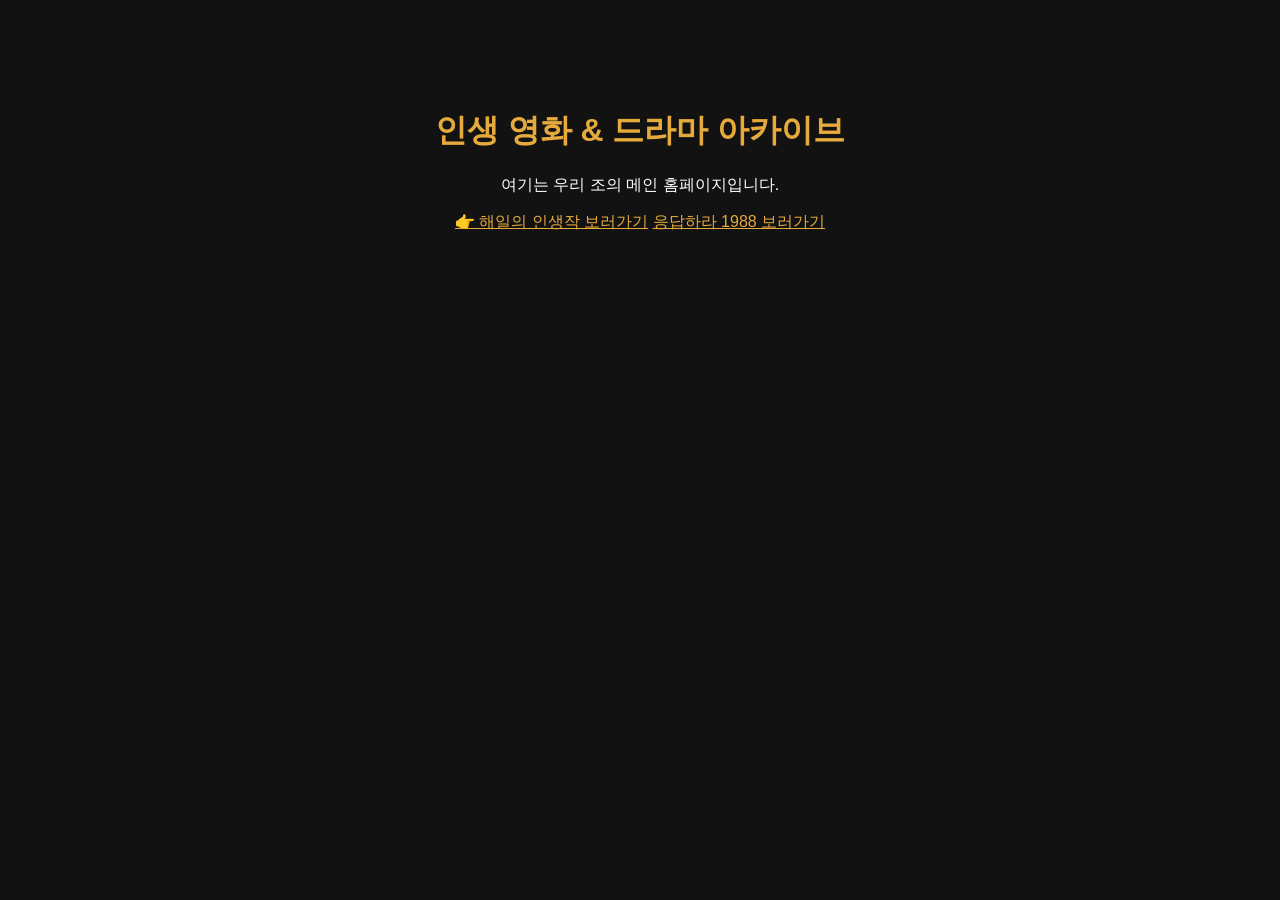
<file: index.html>
<!DOCTYPE html>
<html lang="ko">
<head>
    <meta charset="UTF-8">
    <title>우리 조 영화 아카이브</title>
    <link rel="stylesheet" href="css/style.css">
</head>
<body>
    <h1>인생 영화 & 드라마 아카이브</h1>
    <p>여기는 우리 조의 메인 홈페이지입니다.</p>
    <a href="Sun-overview.html" style="color: #e5a93c;">👉 해일의 인생작 보러가기</a>
    
    <a href="pages/reply-1988.html" style="color: #e5a93c;">응답하라 1988 보러가기</a>                                                             
</body>
</html>
</file>
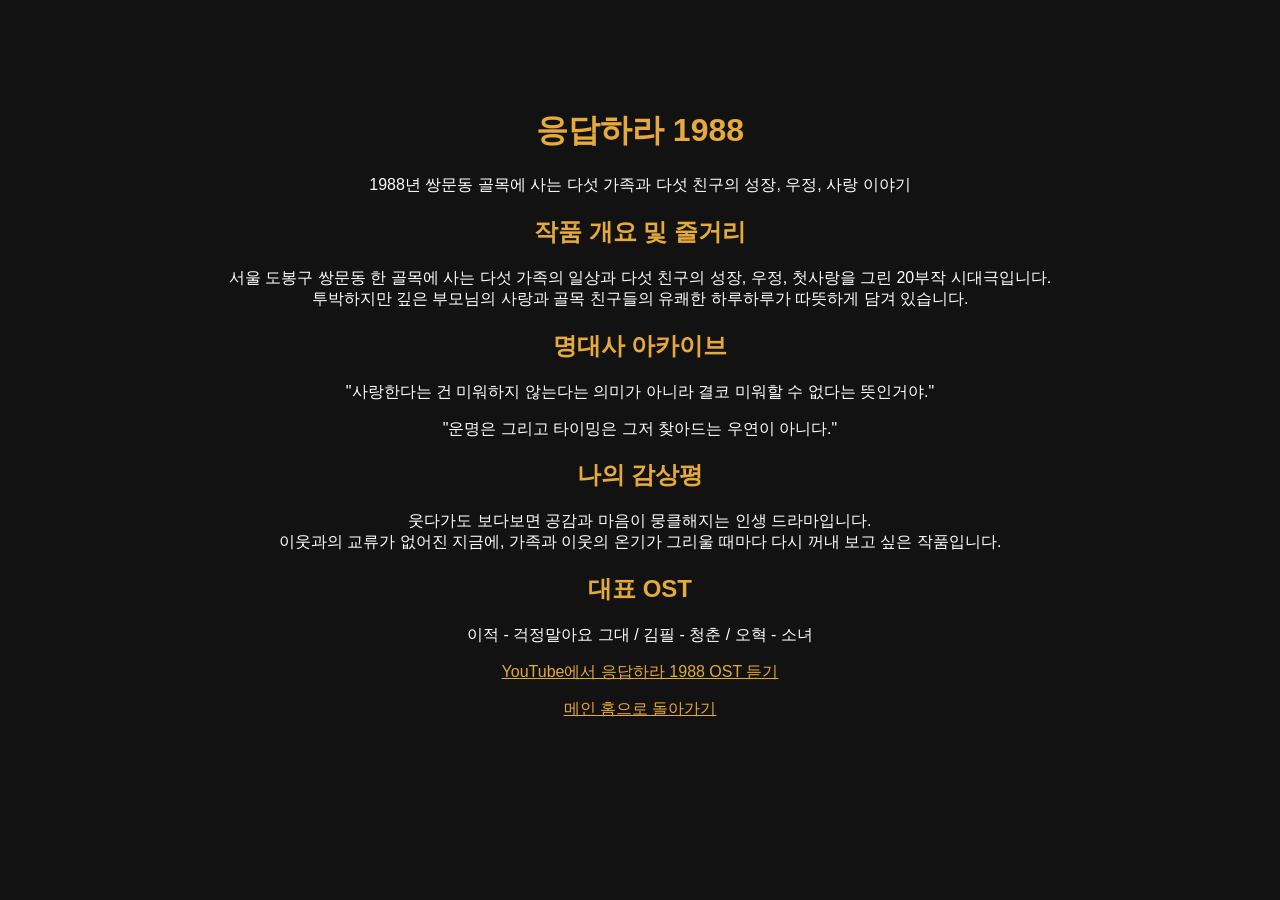
<file: pages/reply-1988.html>
<!DOCTYPE html>
<html lang="ko">
<head>
  <meta charset="UTF-8">
  <title>응답하라 1988 - 인생 드라마 아카이브</title>
  <link rel="stylesheet" href="../css/style.css">
</head>
<body>
  <header>
    <h1>응답하라 1988</h1>
    <p>1988년 쌍문동 골목에 사는 다섯 가족과 다섯 친구의 성장, 우정, 사랑 이야기</p>
  </header>

  <main>
    <section>
      <h2 style="color: #e5a93c;">작품 개요 및 줄거리</h2>
      <p>
        서울 도봉구 쌍문동 한 골목에 사는 다섯 가족의 일상과 다섯 친구의 성장, 우정, 첫사랑을 그린 20부작 시대극입니다.<br>
        투박하지만 깊은 부모님의 사랑과 골목 친구들의 유쾌한 하루하루가 따뜻하게 담겨 있습니다.
      </p>
    </section>

    <section>
      <h2 style="color: #e5a93c;">명대사 아카이브</h2>
      <blockquote>
        "사랑한다는 건 미워하지 않는다는 의미가 아니라 결코 미워할 수 없다는 뜻인거야."
      </blockquote>
      <blockquote>
        "운명은 그리고 타이밍은 그저 찾아드는 우연이 아니다."
      </blockquote>
    </section>

    <section>
      <h2 style="color: #e5a93c;">나의 감상평</h2>
      <p>
        웃다가도 보다보면 공감과 마음이 뭉클해지는 인생 드라마입니다.<br>
        이웃과의 교류가 없어진 지금에, 가족과 이웃의 온기가 그리울 때마다 다시 꺼내 보고 싶은 작품입니다.
      </p>
    </section>

    <section>
      <h2 style="color: #e5a93c;">대표 OST</h2>
      <p>이적 - 걱정말아요 그대 / 김필 - 청춘 / 오혁 - 소녀</p>
      <p>
        <a href="https://www.youtube.com/results?search_query=응답하라+1988+OST" target="_blank" style="color: #e5a93c;">
          YouTube에서 응답하라 1988 OST 듣기
        </a>
      </p>
    </section>
  </main>

  <footer>
    <p>
      <a href="../index.html" style="color: #e5a93c;">메인 홈으로 돌아가기</a>
    </p>
  </footer>
</body>
</html>
</file>
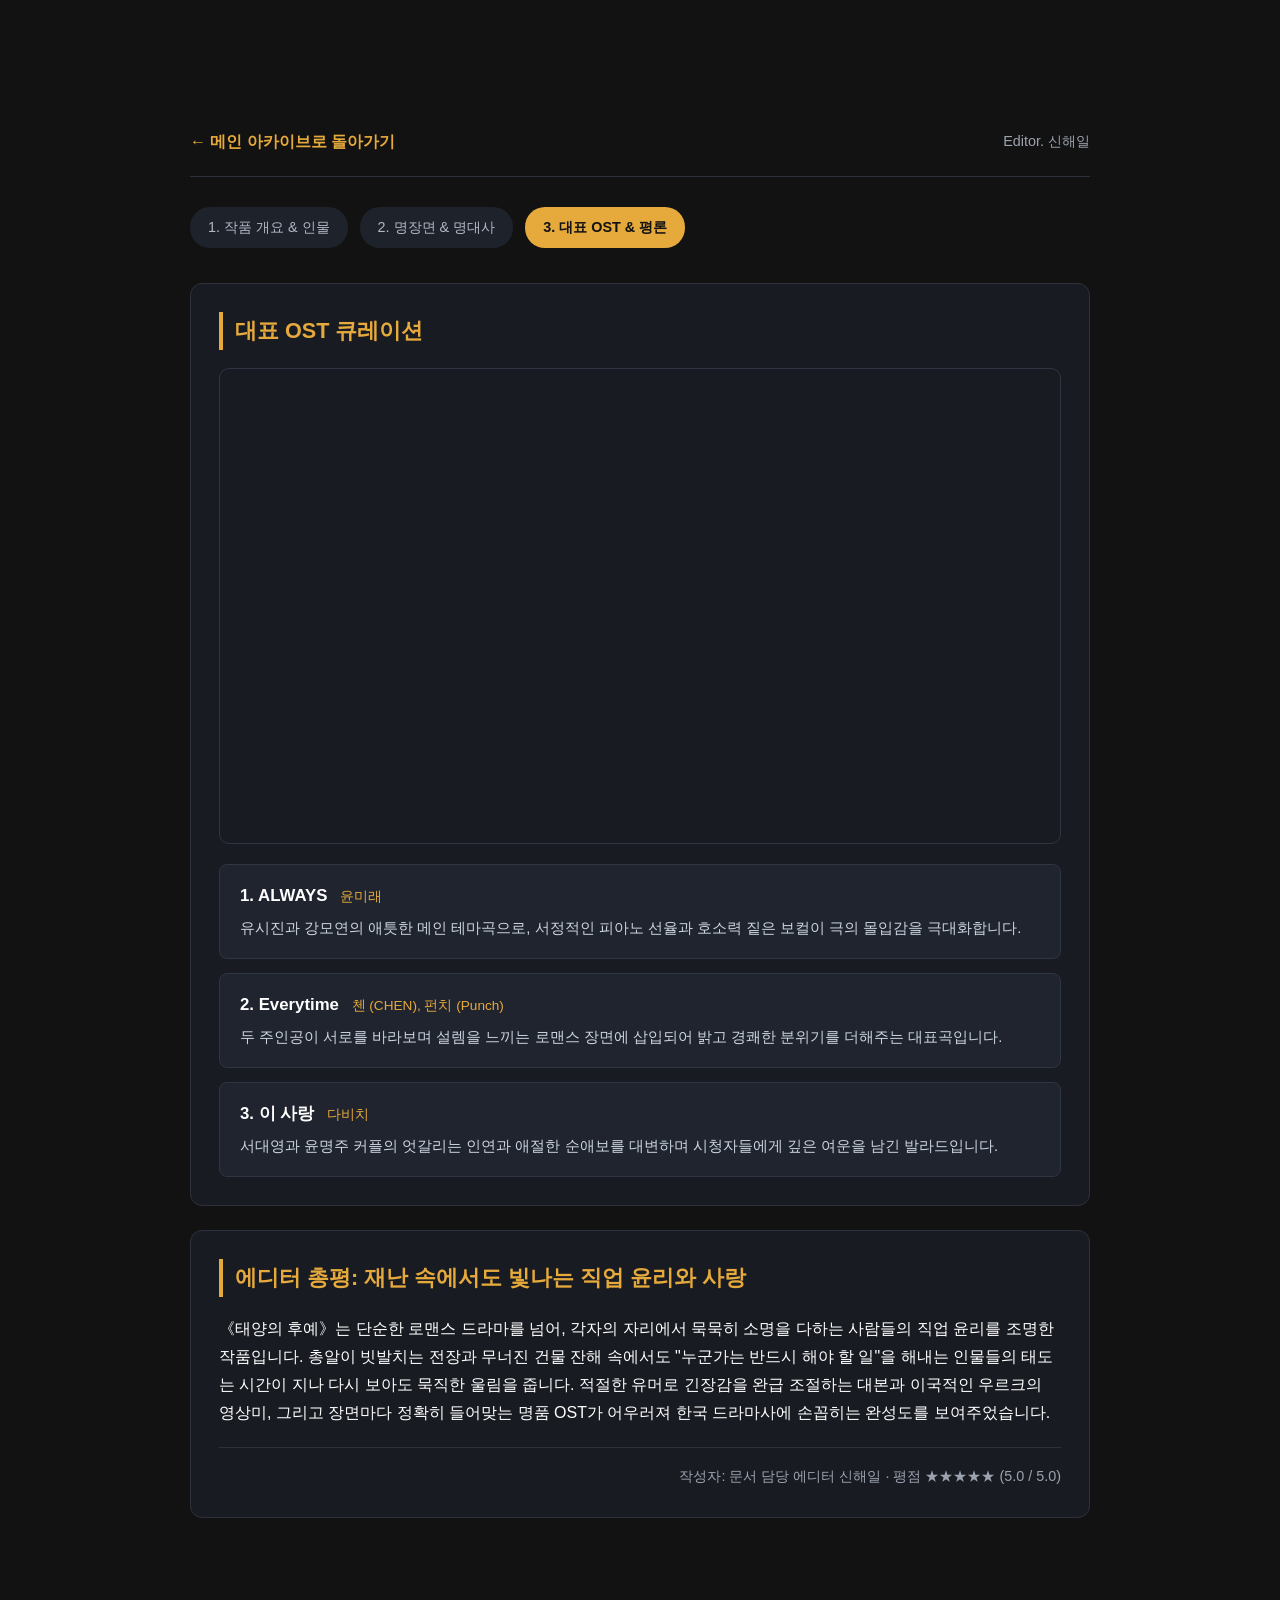
<file: pages/Sun-OST.html>
<!DOCTYPE html>
<html lang="ko">
<head>
    <meta charset="UTF-8">
    <meta name="viewport" content="width=device-width, initial-scale=1.0">
    <title>태양의 후예 - 대표 OST & 평론 | 인생 드라마 아카이브</title>
    <link rel="stylesheet" href="../css/style.css">
    <style>
        .page-wrapper {
            max-width: 900px;
            margin: 0 auto;
            padding: 40px 20px 80px;
            text-align: left;
            line-height: 1.75;
        }
        .top-nav {
            display: flex;
            justify-content: space-between;
            align-items: center;
            padding-bottom: 20px;
            margin-bottom: 30px;
            border-bottom: 1px solid #2c313c;
        }
        .sub-menu {
            display: flex;
            gap: 12px;
            margin-bottom: 35px;
            flex-wrap: wrap;
        }
        .sub-menu a {
            padding: 8px 18px;
            border-radius: 20px;
            background-color: #1e222b;
            color: #b0b6c3;
            text-decoration: none;
            font-size: 0.9rem;
        }
        .sub-menu a.active {
            background-color: #e5a93c;
            color: #121212;
            font-weight: bold;
        }
        .section-box {
            background-color: #181b22;
            border: 1px solid #2c313c;
            border-radius: 12px;
            padding: 28px;
            margin-bottom: 24px;
        }
        .section-box h2 {
            color: #e5a93c;
            font-size: 1.35rem;
            margin-top: 0;
            margin-bottom: 18px;
            border-left: 4px solid #e5a93c;
            padding-left: 12px;
        }
        .video-container {
            position: relative;
            padding-bottom: 56.25%;
            height: 0;
            overflow: hidden;
            border-radius: 10px;
            border: 1px solid #2f3542;
            margin-bottom: 20px;
        }
        .video-container iframe {
            position: absolute;
            top: 0;
            left: 0;
            width: 100%;
            height: 100%;
            border: 0;
        }
        .ost-list {
            display: flex;
            flex-direction: column;
            gap: 14px;
        }
        .ost-item {
            background-color: #20242e;
            padding: 16px 20px;
            border-radius: 8px;
            border: 1px solid #2f3542;
        }
        .ost-title {
            color: #ffffff;
            font-weight: bold;
            font-size: 1.05rem;
            margin: 0 0 6px 0;
        }
        .ost-artist {
            color: #e5a93c;
            font-size: 0.85rem;
            margin-left: 8px;
            font-weight: normal;
        }
        .ost-desc {
            color: #cbd5e1;
            font-size: 0.92rem;
            margin: 0;
        }
        .review-footer {
            margin-top: 20px;
            padding-top: 16px;
            border-top: 1px solid #2c313c;
            color: #9ca3af;
            font-size: 0.9rem;
            text-align: right;
        }
    </style>
</head>
<body>
    <div class="page-wrapper">
        <nav class="top-nav">
            <a href="../index.html" style="color: #e5a93c; text-decoration: none; font-weight: bold;">← 메인 아카이브로 돌아가기</a>
            <span style="color: #9ca3af; font-size: 0.9rem;">Editor. 신해일</span>
        </nav>

        <div class="sub-menu">
            <a href="Sun-overview.html">1. 작품 개요 & 인물</a>
            <a href="Sun-scenes.html">2. 명장면 & 명대사</a>
            <a href="Sun-ost.html" class="active">3. 대표 OST & 평론</a>
        </div>

        <!-- 섹션 1: 대표 OST 영상 & 큐레이션 -->
        <section class="section-box">
            <h2>대표 OST 큐레이션</h2>
            <div class="video-container">
                <!-- 유튜브에서 '태양의 후예 OST Always' 검색 후 공유 > 퍼가기(Embed) 주소로 교체 가능 -->
                <iframe src="https://www.youtube.com/embed/aE0eV22z1B4" title="태양의 후예 OST - Always (윤미래)" allowfullscreen></iframe>
            </div>

            <div class="ost-list">
                <div class="ost-item">
                    <h3 class="ost-title">1. ALWAYS <span class="ost-artist">윤미래</span></h3>
                    <p class="ost-desc">유시진과 강모연의 애틋한 메인 테마곡으로, 서정적인 피아노 선율과 호소력 짙은 보컬이 극의 몰입감을 극대화합니다.</p>
                </div>
                <div class="ost-item">
                    <h3 class="ost-title">2. Everytime <span class="ost-artist">첸 (CHEN), 펀치 (Punch)</span></h3>
                    <p class="ost-desc">두 주인공이 서로를 바라보며 설렘을 느끼는 로맨스 장면에 삽입되어 밝고 경쾌한 분위기를 더해주는 대표곡입니다.</p>
                </div>
                <div class="ost-item">
                    <h3 class="ost-title">3. 이 사랑 <span class="ost-artist">다비치</span></h3>
                    <p class="ost-desc">서대영과 윤명주 커플의 엇갈리는 인연과 애절한 순애보를 대변하며 시청자들에게 깊은 여운을 남긴 발라드입니다.</p>
                </div>
            </div>
        </section>

        <!-- 섹션 2: 에디터 심층 평론 -->
        <section class="section-box">
            <h2>에디터 총평: 재난 속에서도 빛나는 직업 윤리와 사랑</h2>
            <p>
                《태양의 후예》는 단순한 로맨스 드라마를 넘어, 각자의 자리에서 묵묵히 소명을 다하는 사람들의 직업 윤리를 조명한 작품입니다. 
                총알이 빗발치는 전장과 무너진 건물 잔해 속에서도 "누군가는 반드시 해야 할 일"을 해내는 인물들의 태도는 시간이 지나 다시 보아도 묵직한 울림을 줍니다. 
                적절한 유머로 긴장감을 완급 조절하는 대본과 이국적인 우르크의 영상미, 그리고 장면마다 정확히 들어맞는 명품 OST가 어우러져 한국 드라마사에 손꼽히는 완성도를 보여주었습니다.
            </p>
            <div class="review-footer">
                작성자: 문서 담당 에디터 신해일 · 평점 ★★★★★ (5.0 / 5.0)
            </div>
        </section>
    </div>
</body>
</html>
</file>
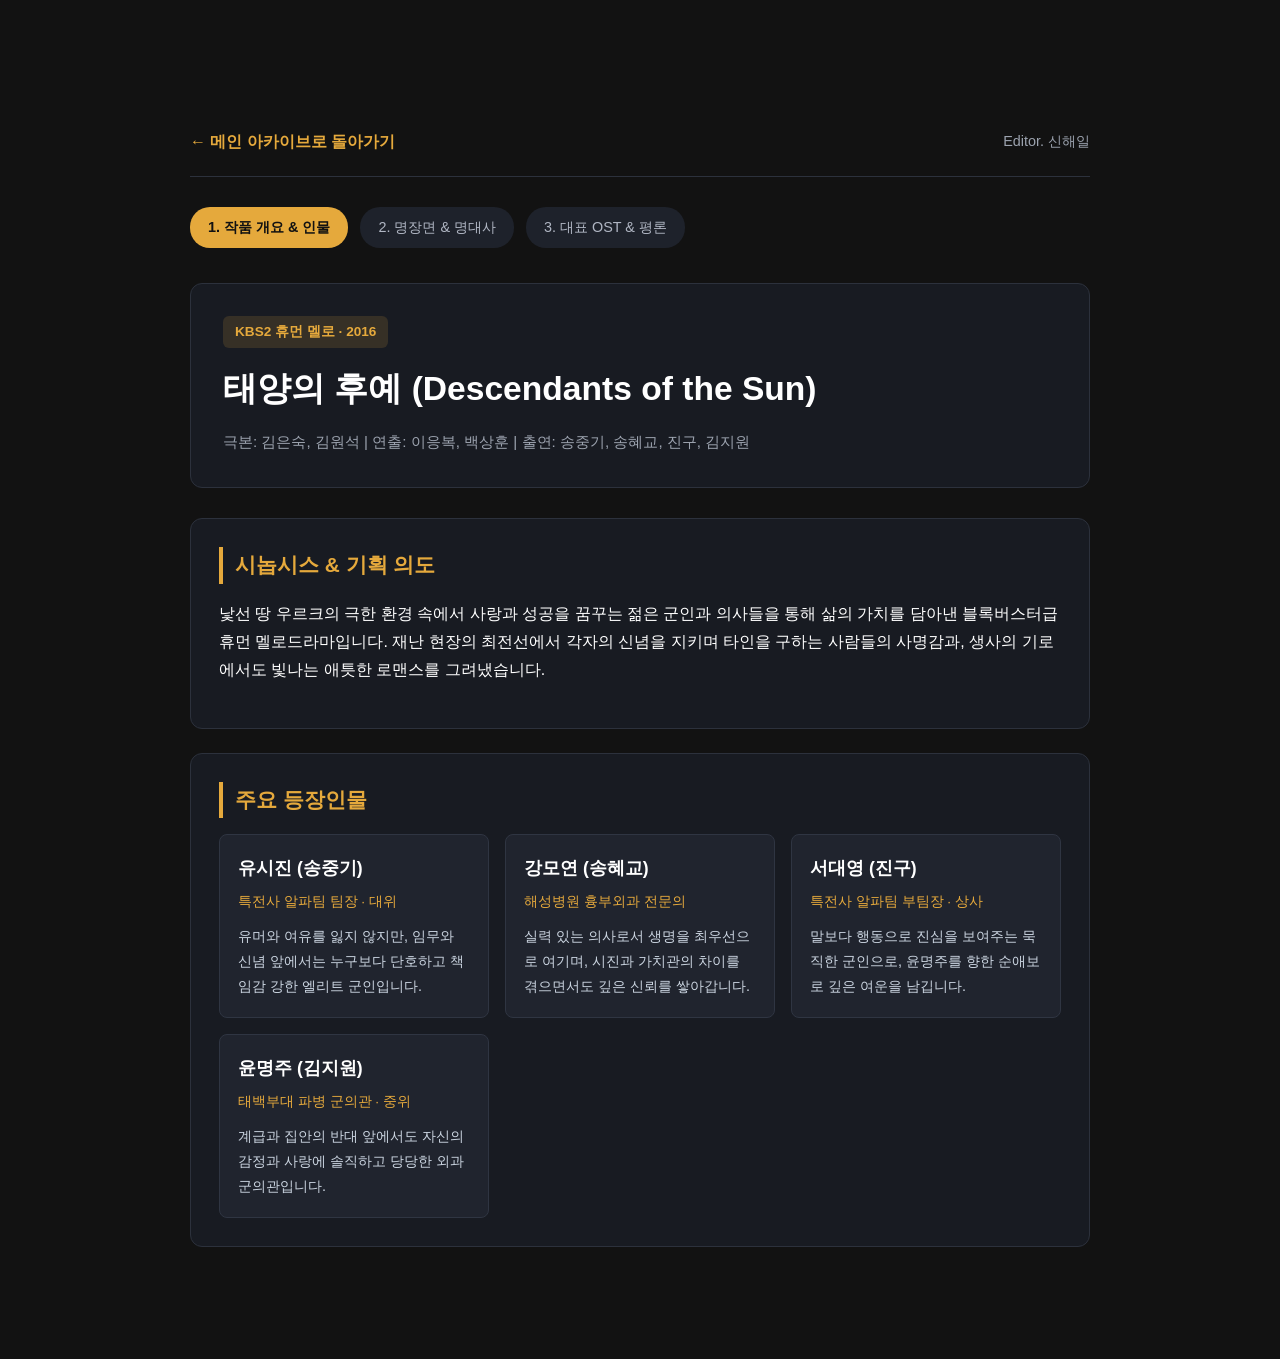
<file: pages/Sun-overview.html>
<!DOCTYPE html>
<html lang="ko">
<head>
    <meta charset="UTF-8">
    <meta name="viewport" content="width=device-width, initial-scale=1.0">
    <title>태양의 후예 - 작품 개요 | 인생 드라마 아카이브</title>
    <link rel="stylesheet" href="../css/style.css">
    <style>
        /* 태양의 후예 페이지 전용 깔끔한 매거진 레이아웃 */
        .page-wrapper {
            max-width: 900px;
            margin: 0 auto;
            padding: 40px 20px 80px;
            text-align: left;
            line-height: 1.75;
        }
        .top-nav {
            display: flex;
            justify-content: space-between;
            align-items: center;
            padding-bottom: 20px;
            margin-bottom: 30px;
            border-bottom: 1px solid #2c313c;
        }
        .sub-menu {
            display: flex;
            gap: 12px;
            margin-bottom: 35px;
            flex-wrap: wrap;
        }
        .sub-menu a {
            padding: 8px 18px;
            border-radius: 20px;
            background-color: #1e222b;
            color: #b0b6c3;
            text-decoration: none;
            font-size: 0.9rem;
        }
        .sub-menu a.active {
            background-color: #e5a93c;
            color: #121212;
            font-weight: bold;
        }
        .drama-header {
            background-color: #181b22;
            border: 1px solid #2c313c;
            border-radius: 12px;
            padding: 32px;
            margin-bottom: 30px;
        }
        .badge {
            display: inline-block;
            background-color: rgba(229, 169, 60, 0.15);
            color: #e5a93c;
            padding: 4px 12px;
            border-radius: 6px;
            font-size: 0.85rem;
            font-weight: bold;
            margin-bottom: 12px;
        }
        .drama-title {
            font-size: 2.1rem;
            color: #ffffff;
            margin: 0 0 10px 0;
        }
        .drama-meta {
            color: #9ca3af;
            font-size: 0.95rem;
            margin: 0;
        }
        .section-box {
            background-color: #181b22;
            border: 1px solid #2c313c;
            border-radius: 12px;
            padding: 28px;
            margin-bottom: 24px;
        }
        .section-box h2 {
            color: #e5a93c;
            font-size: 1.3rem;
            margin-top: 0;
            margin-bottom: 16px;
            border-left: 4px solid #e5a93c;
            padding-left: 12px;
        }
        .char-grid {
            display: grid;
            grid-template-columns: repeat(auto-fit, minmax(220px, 1fr));
            gap: 16px;
            margin-top: 16px;
        }
        .char-card {
            background-color: #20242e;
            padding: 18px;
            border-radius: 8px;
            border: 1px solid #2f3542;
        }
        .char-card h3 {
            color: #ffffff;
            margin: 0 0 6px 0;
            font-size: 1.1rem;
        }
        .char-role {
            color: #e5a93c;
            font-size: 0.85rem;
            margin-bottom: 10px;
            display: block;
        }
        .char-card p {
            color: #cbd5e1;
            font-size: 0.9rem;
            margin: 0;
        }
    </style>
</head>
<body>
    <div class="page-wrapper">
        <!-- 상단 홈 이동 바 -->
        <nav class="top-nav">
            <a href="../index.html" style="color: #e5a93c; text-decoration: none; font-weight: bold;">← 메인 아카이브로 돌아가기</a>
            <span style="color: #9ca3af; font-size: 0.9rem;">Editor. 신해일</span>
        </nav>

        <!-- 태양의 후예 3페이지 이동 서브 메뉴 -->
        <div class="sub-menu">
            <a href="Sun-overview.html" class="active">1. 작품 개요 & 인물</a>
            <a href="Sun-scenes.html">2. 명장면 & 명대사</a>
            <a href="Sun-ost.html">3. 대표 OST & 평론</a>
        </div>

        <!-- 작품 타이틀 헤더 -->
        <header class="drama-header">
            <span class="badge">KBS2 휴먼 멜로 · 2016</span>
            <h1 class="drama-title">태양의 후예 (Descendants of the Sun)</h1>
            <p class="drama-meta">극본: 김은숙, 김원석 | 연출: 이응복, 백상훈 | 출연: 송중기, 송혜교, 진구, 김지원</p>
        </header>

        <!-- 섹션 1: 줄거리 -->
        <section class="section-box">
            <h2>시놉시스 & 기획 의도</h2>
            <p>
                낯선 땅 우르크의 극한 환경 속에서 사랑과 성공을 꿈꾸는 젊은 군인과 의사들을 통해 삶의 가치를 담아낸 블록버스터급 휴먼 멜로드라마입니다. 
                재난 현장의 최전선에서 각자의 신념을 지키며 타인을 구하는 사람들의 사명감과, 생사의 기로에서도 빛나는 애틋한 로맨스를 그려냈습니다.
            </p>
        </section>

        <!-- 섹션 2: 주요 등장인물 -->
        <section class="section-box">
            <h2>주요 등장인물</h2>
            <div class="char-grid">
                <div class="char-card">
                    <h3>유시진 (송중기)</h3>
                    <span class="char-role">특전사 알파팀 팀장 · 대위</span>
                    <p>유머와 여유를 잃지 않지만, 임무와 신념 앞에서는 누구보다 단호하고 책임감 강한 엘리트 군인입니다.</p>
                </div>
                <div class="char-card">
                    <h3>강모연 (송혜교)</h3>
                    <span class="char-role">해성병원 흉부외과 전문의</span>
                    <p>실력 있는 의사로서 생명을 최우선으로 여기며, 시진과 가치관의 차이를 겪으면서도 깊은 신뢰를 쌓아갑니다.</p>
                </div>
                <div class="char-card">
                    <h3>서대영 (진구)</h3>
                    <span class="char-role">특전사 알파팀 부팀장 · 상사</span>
                    <p>말보다 행동으로 진심을 보여주는 묵직한 군인으로, 윤명주를 향한 순애보로 깊은 여운을 남깁니다.</p>
                </div>
                <div class="char-card">
                    <h3>윤명주 (김지원)</h3>
                    <span class="char-role">태백부대 파병 군의관 · 중위</span>
                    <p>계급과 집안의 반대 앞에서도 자신의 감정과 사랑에 솔직하고 당당한 외과 군의관입니다.</p>
                </div>
            </div>
        </section>
    </div>
</body>
</html>
</file>
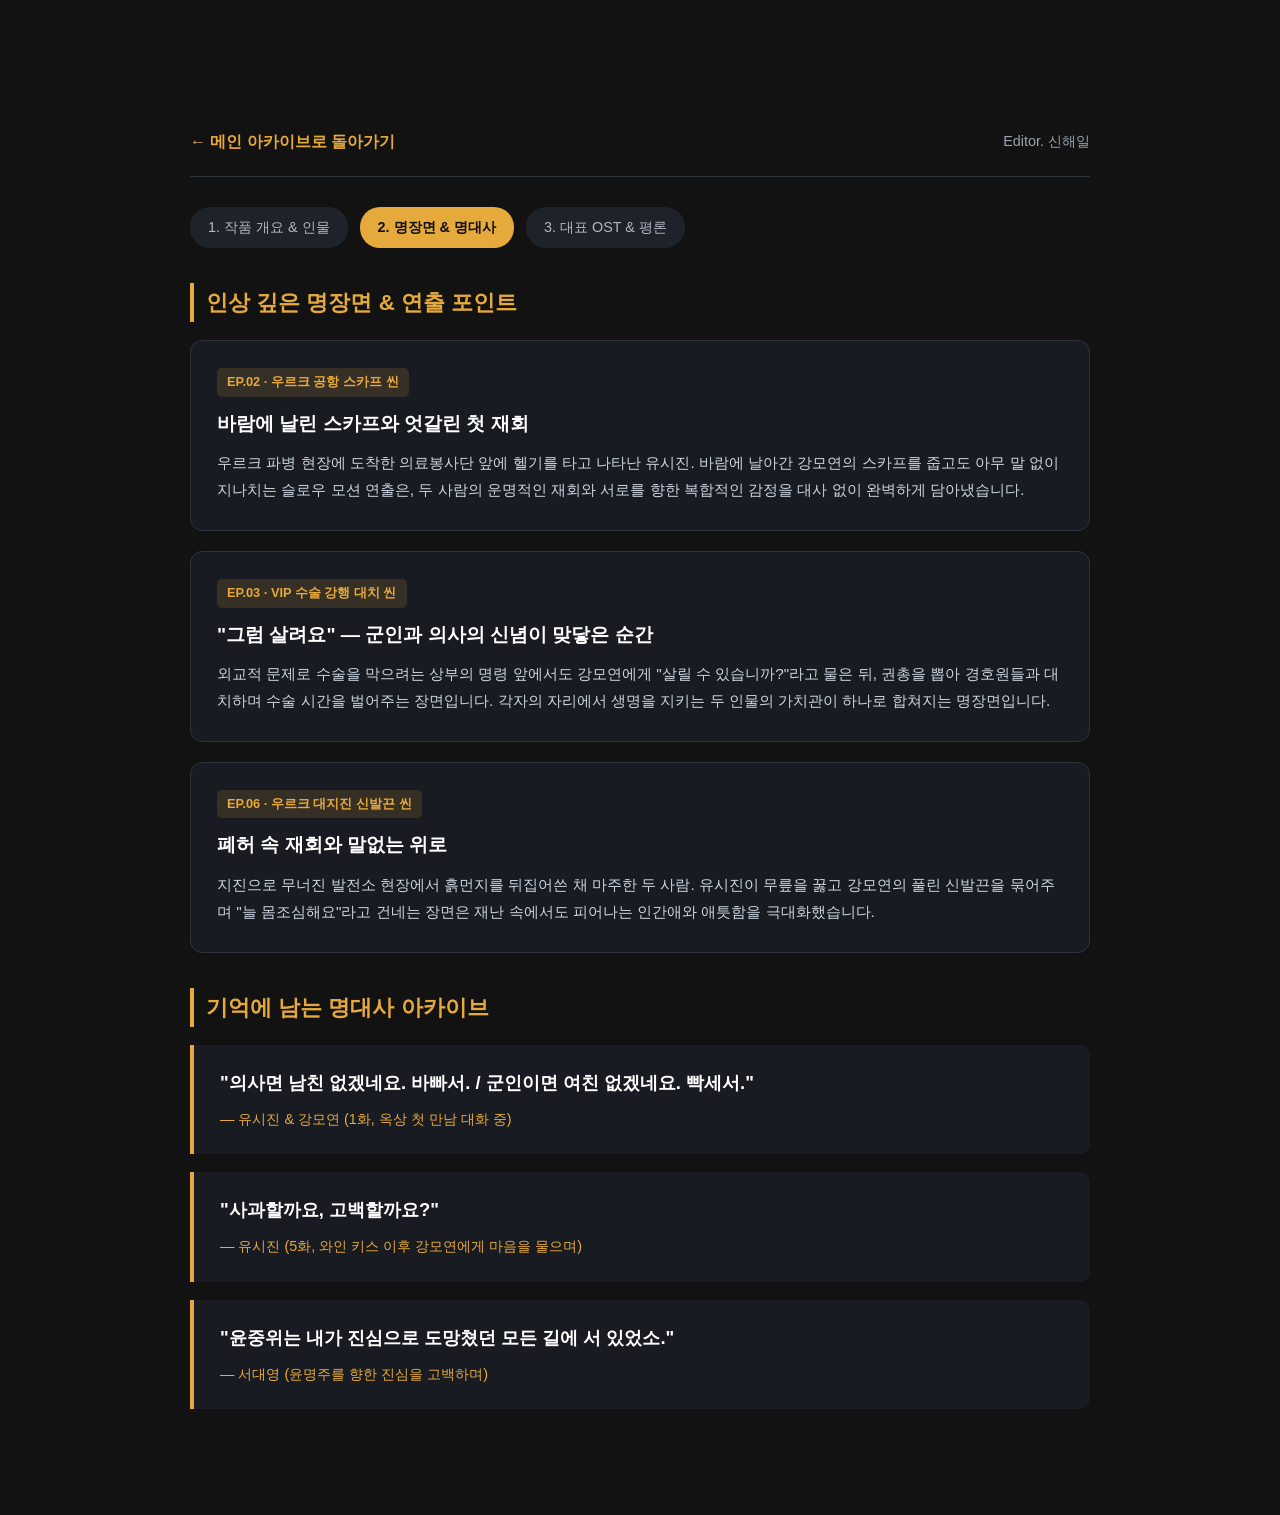
<file: pages/Sun-scenes.html>
<!DOCTYPE html>
<html lang="ko">
<head>
    <meta charset="UTF-8">
    <meta name="viewport" content="width=device-width, initial-scale=1.0">
    <title>태양의 후예 - 명장면 & 명대사 | 인생 드라마 아카이브</title>
    <link rel="stylesheet" href="../css/style.css">
    <style>
        .page-wrapper {
            max-width: 900px;
            margin: 0 auto;
            padding: 40px 20px 80px;
            text-align: left;
            line-height: 1.75;
        }
        .top-nav {
            display: flex;
            justify-content: space-between;
            align-items: center;
            padding-bottom: 20px;
            margin-bottom: 30px;
            border-bottom: 1px solid #2c313c;
        }
        .sub-menu {
            display: flex;
            gap: 12px;
            margin-bottom: 35px;
            flex-wrap: wrap;
        }
        .sub-menu a {
            padding: 8px 18px;
            border-radius: 20px;
            background-color: #1e222b;
            color: #b0b6c3;
            text-decoration: none;
            font-size: 0.9rem;
        }
        .sub-menu a.active {
            background-color: #e5a93c;
            color: #121212;
            font-weight: bold;
        }
        .section-title {
            color: #e5a93c;
            font-size: 1.4rem;
            margin: 35px 0 18px;
            border-left: 4px solid #e5a93c;
            padding-left: 12px;
        }
        .scene-card {
            background-color: #181b22;
            border: 1px solid #2c313c;
            border-radius: 12px;
            padding: 26px;
            margin-bottom: 20px;
        }
        .scene-ep {
            display: inline-block;
            font-size: 0.8rem;
            font-weight: bold;
            color: #e5a93c;
            background-color: rgba(229, 169, 60, 0.14);
            padding: 3px 10px;
            border-radius: 5px;
            margin-bottom: 10px;
        }
        .scene-card h3 {
            color: #ffffff;
            margin: 0 0 10px 0;
            font-size: 1.2rem;
        }
        .scene-card p {
            color: #cbd5e1;
            margin: 0;
            font-size: 0.96rem;
        }
        .quote-card {
            background-color: #181b22;
            border-left: 4px solid #e5a93c;
            border-radius: 0 10px 10px 0;
            padding: 22px 26px;
            margin-bottom: 18px;
        }
        .quote-line {
            font-size: 1.15rem;
            font-weight: bold;
            color: #ffffff;
            margin: 0 0 8px 0;
        }
        .quote-who {
            color: #e5a93c;
            font-size: 0.9rem;
            margin: 0;
        }
    </style>
</head>
<body>
    <div class="page-wrapper">
        <nav class="top-nav">
            <a href="../index.html" style="color: #e5a93c; text-decoration: none; font-weight: bold;">← 메인 아카이브로 돌아가기</a>
            <span style="color: #9ca3af; font-size: 0.9rem;">Editor. 신해일</span>
        </nav>

        <div class="sub-menu">
            <a href="Sun-overview.html">1. 작품 개요 & 인물</a>
            <a href="Sun-scenes.html" class="active">2. 명장면 & 명대사</a>
            <a href="Sun-ost.html">3. 대표 OST & 평론</a>
        </div>

        <h2 class="section-title">인상 깊은 명장면 & 연출 포인트</h2>

        <article class="scene-card">
            <span class="scene-ep">EP.02 · 우르크 공항 스카프 씬</span>
            <h3>바람에 날린 스카프와 엇갈린 첫 재회</h3>
            <p>
                우르크 파병 현장에 도착한 의료봉사단 앞에 헬기를 타고 나타난 유시진. 바람에 날아간 강모연의 스카프를 줍고도 아무 말 없이 지나치는 슬로우 모션 연출은, 두 사람의 운명적인 재회와 서로를 향한 복합적인 감정을 대사 없이 완벽하게 담아냈습니다.
            </p>
        </article>

        <article class="scene-card">
            <span class="scene-ep">EP.03 · VIP 수술 강행 대치 씬</span>
            <h3>"그럼 살려요" — 군인과 의사의 신념이 맞닿은 순간</h3>
            <p>
                외교적 문제로 수술을 막으려는 상부의 명령 앞에서도 강모연에게 "살릴 수 있습니까?"라고 물은 뒤, 권총을 뽑아 경호원들과 대치하며 수술 시간을 벌어주는 장면입니다. 각자의 자리에서 생명을 지키는 두 인물의 가치관이 하나로 합쳐지는 명장면입니다.
            </p>
        </article>

        <article class="scene-card">
            <span class="scene-ep">EP.06 · 우르크 대지진 신발끈 씬</span>
            <h3>폐허 속 재회와 말없는 위로</h3>
            <p>
                지진으로 무너진 발전소 현장에서 흙먼지를 뒤집어쓴 채 마주한 두 사람. 유시진이 무릎을 꿇고 강모연의 풀린 신발끈을 묶어주며 "늘 몸조심해요"라고 건네는 장면은 재난 속에서도 피어나는 인간애와 애틋함을 극대화했습니다.
            </p>
        </article>

        <h2 class="section-title">기억에 남는 명대사 아카이브</h2>

        <div class="quote-card">
            <p class="quote-line">"의사면 남친 없겠네요. 바빠서. / 군인이면 여친 없겠네요. 빡세서."</p>
            <p class="quote-who">— 유시진 & 강모연 (1화, 옥상 첫 만남 대화 중)</p>
        </div>

        <div class="quote-card">
            <p class="quote-line">"사과할까요, 고백할까요?"</p>
            <p class="quote-who">— 유시진 (5화, 와인 키스 이후 강모연에게 마음을 물으며)</p>
        </div>

        <div class="quote-card">
            <p class="quote-line">"윤중위는 내가 진심으로 도망쳤던 모든 길에 서 있었소."</p>
            <p class="quote-who">— 서대영 (윤명주를 향한 진심을 고백하며)</p>
        </div>
    </div>
</body>
</html>
</file>
<file: css/style.css>
body {
    background-color: #121212;   /* 어두운 영화관 배경색 */
    color: #ffffff;              /* 흰색 글씨 */
    font-family: 'Malgun Gothic', sans-serif;
    text-align: center;          /* 글씨 가운데 정렬 */
    padding-top: 80px;           /* 위쪽 여백 */
}

h1 {
    color: #e5a93c;              /* 제목은 금색 포인트 */
}
</file>
